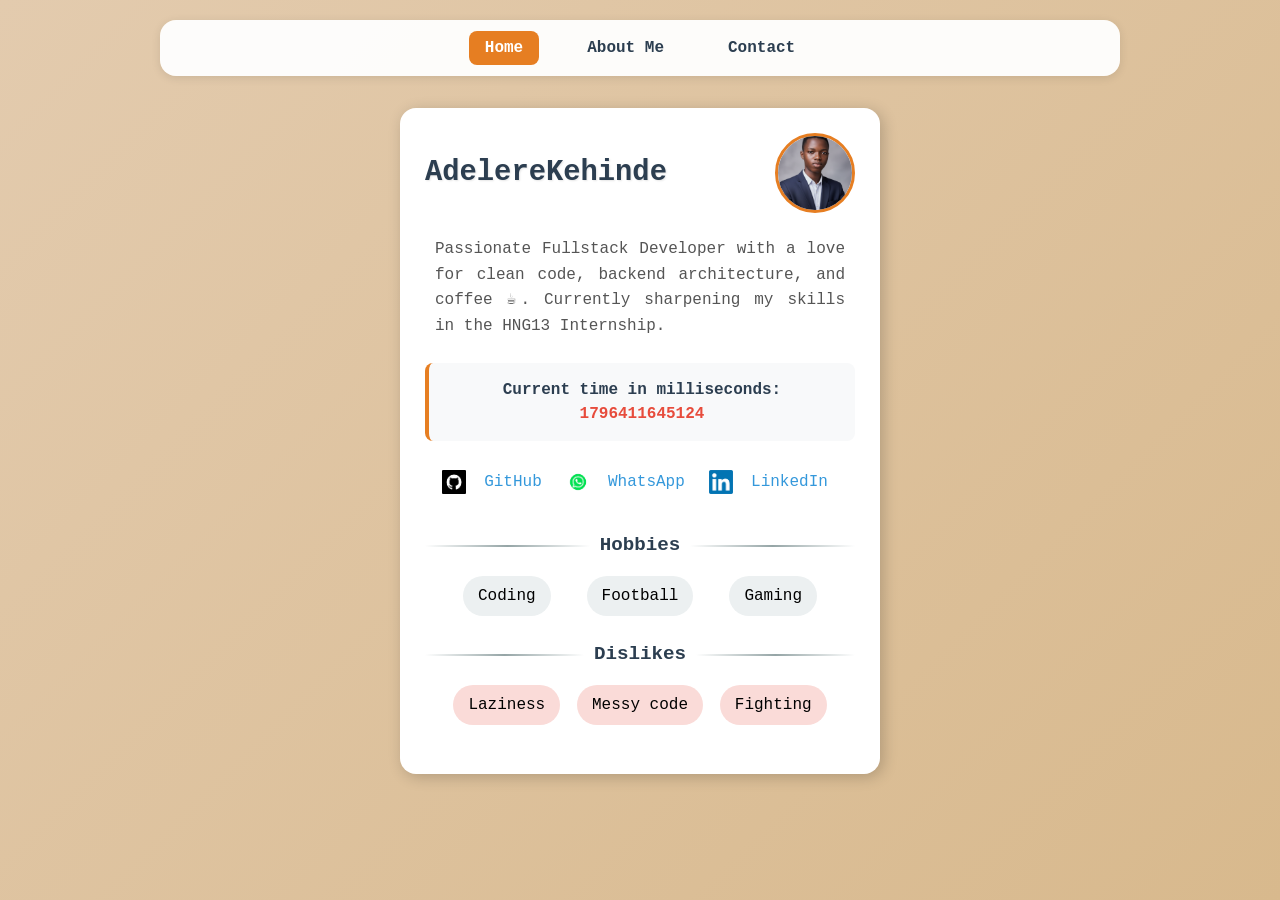
<file: index.html>
<!DOCTYPE html>
<html lang="en">
  <head>
    <meta charset="UTF-8" />
    <meta name="viewport" content="width=device-width, initial-scale=1.0" />
    <title>Profile Card | HNG13 Frontend Stage 1</title>
    <link rel="stylesheet" href="style.css" />
  </head>
  <body>
    <nav class="main-nav" data-testid="test-main-navigation">
      <ul>
        <li><a href="index.html" data-testid="test-nav-home">Home</a></li>
        <li><a href="about.html" data-testid="test-nav-about">About Me</a></li>
        <li><a href="contact.html" data-testid="test-nav-contact">Contact</a></li>
      </ul>
    </nav>

    <article data-testid="test-profile-card" class="profile-card">
      <header>
        <h2 data-testid="test-user-name">AdelereKehinde</h2>
        <img data-testid="test-user-avatar" class="profile-picture"
        src="images/profile.jpg" alt="Profile picture of AdelereKehinde" />
      </header>

      <p data-testid="test-user-bio" class="user-bio">
        Passionate Fullstack Developer with a love for clean code, backend
        architecture, and coffee ☕. Currently sharpening my skills in the HNG13
        Internship.
      </p>

      <section class="time-section">
        <p>
          Current time in milliseconds:
          <span data-testid="test-user-time" id="currentTime"></span>
        </p>
      </section>

      <nav aria-label="Social links">
        <ul data-testid="test-user-social-links" class="social-links">
          <li>
            <img src="images/github.png" alt="GitHub" />
            <a
              href="https://github.com/AdelereKehinde"
              target="_blank"
              rel="noopener noreferrer"
              data-testid="test-user-social-github"
              >GitHub</a
            >
          </li>
          <li>
            <img src="images/whatsapp.png" alt="WhatsApp" />
            <a
              href="https://wa.me/8142436225"
              target="_blank"
              rel="noopener noreferrer"
              data-testid="test-user-social-whatsapp"
              >WhatsApp</a
            >
          </li>
          <li>
            <img src="images/linkedin.png" alt="LinkedIn" />
            <a
              href="https://linkedin.com/in/adelere-kehinde-2b4b621ba"
              target="_blank"
              rel="noopener noreferrer"
              data-testid="test-user-social-linkedin"
              >LinkedIn</a
            >
          </li>
        </ul>
      </nav>

      <section class="hobbies">
        <div class="hobbies-header">
          <span class="line-break"></span>
          <h3>Hobbies</h3>
          <span class="line-break"></span>
        </div>
        <ul data-testid="test-user-hobbies">
          <li>Coding</li>
          <li>Football</li>
          <li>Gaming</li>
        </ul>
      </section>

      <section class="dislikes">
        <div class="hobbies-header">
          <span class="line-break"></span>
          <h3>Dislikes</h3>
          <span class="line-break"></span>
        </div>
        <ul data-testid="test-user-dislikes">
          <li>Laziness</li>
          <li>Messy code</li>
          <li>Fighting</li>
        </ul>
      </section>
    </article>

    <script src="script.js"></script>
  </body>
</html>
</file>
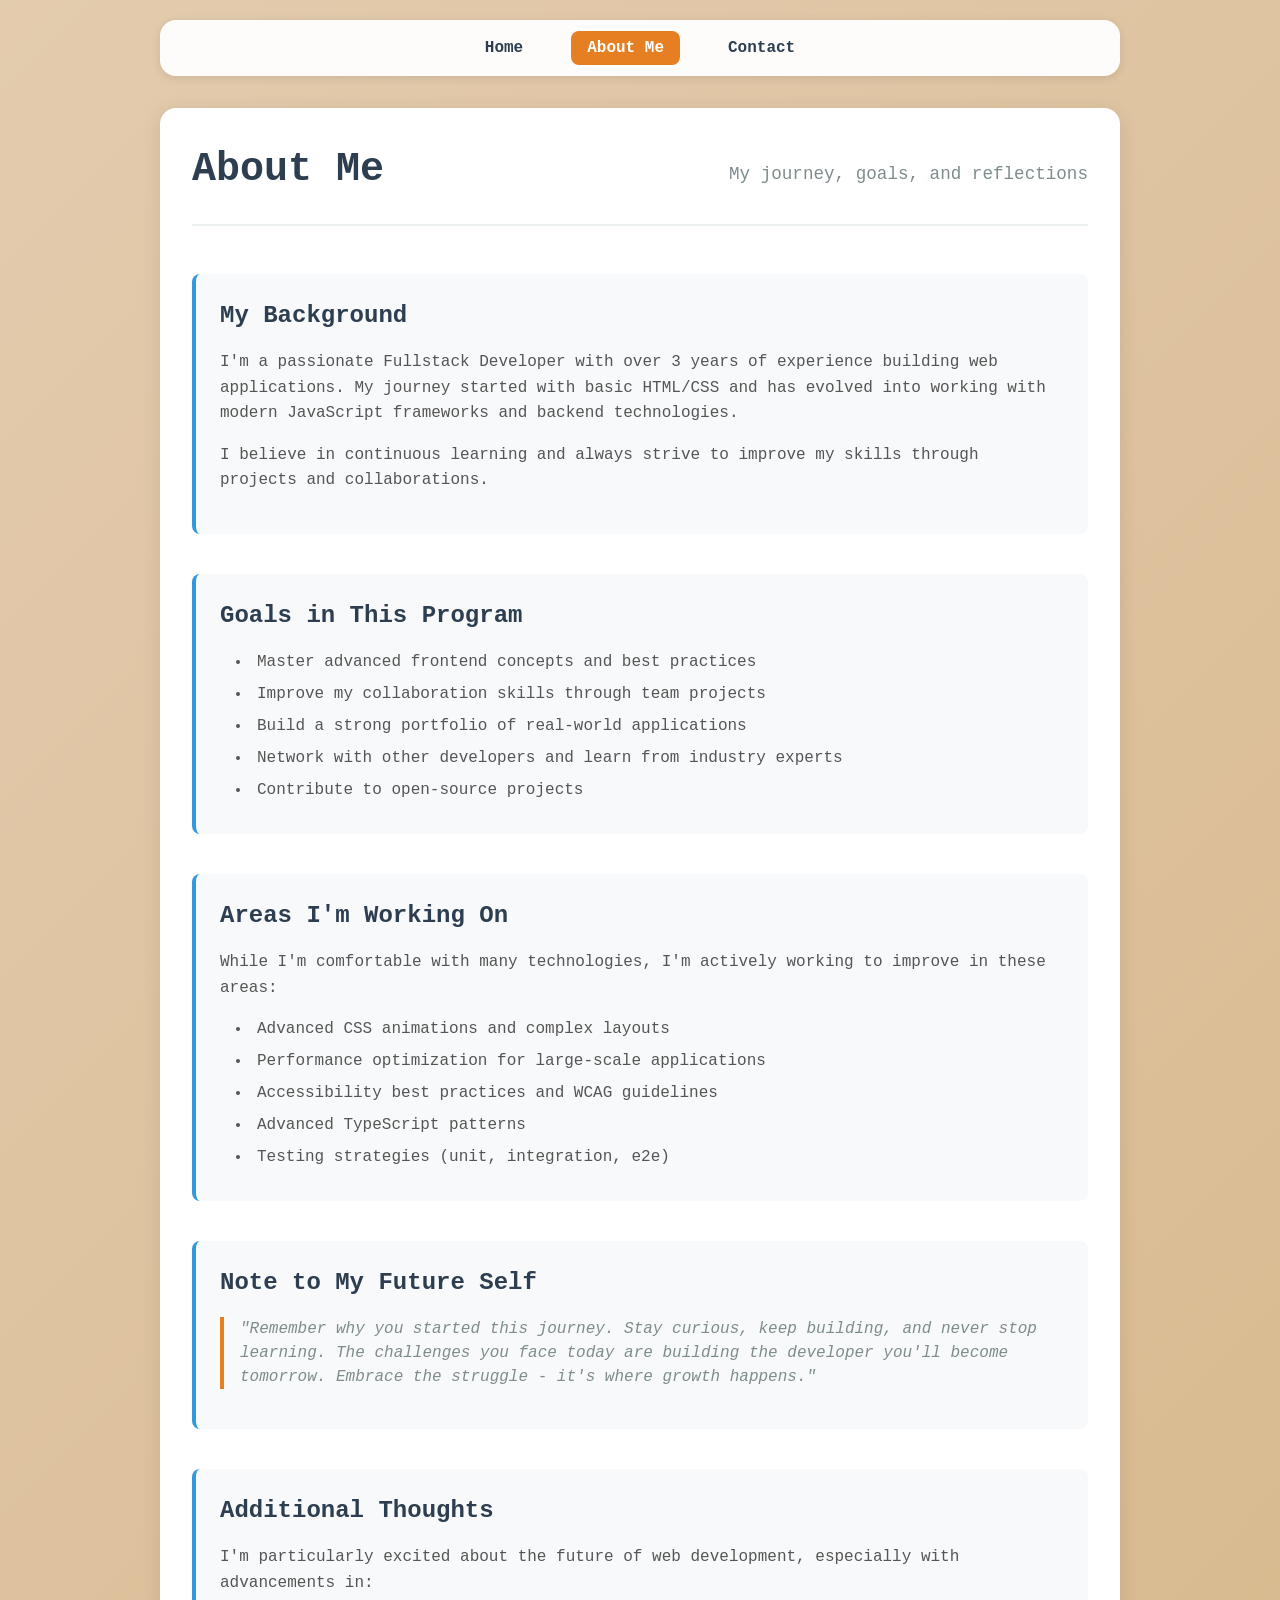
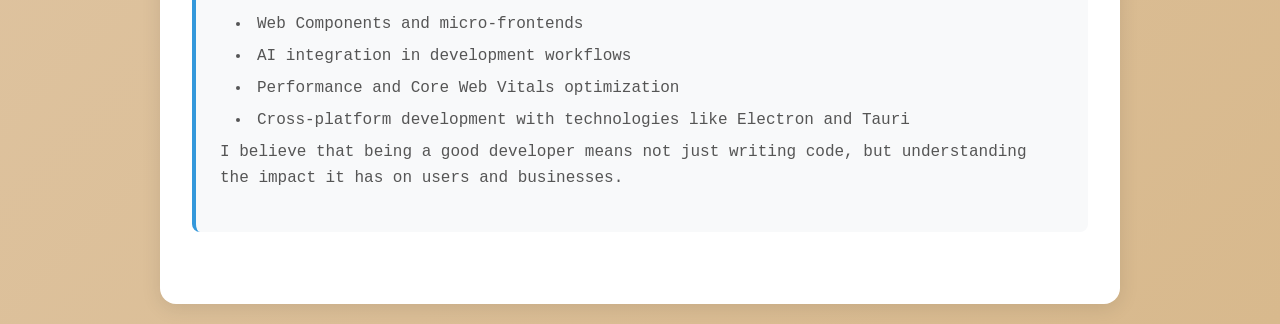
<file: about.html>
<!DOCTYPE html>
<html lang="en">
  <head>
    <meta charset="UTF-8" />
    <meta name="viewport" content="width=device-width, initial-scale=1.0" />
    <title>About Me | HNG13 Frontend Stage 1</title>
    <link rel="stylesheet" href="style.css" />
  </head>
  <body>
    <nav class="main-nav" data-testid="test-main-navigation">
      <ul>
        <li><a href="index.html" data-testid="test-nav-home">Home</a></li>
        <li><a href="about.html" data-testid="test-nav-about">About Me</a></li>
        <li><a href="contact.html" data-testid="test-nav-contact">Contact</a></li>
      </ul>
    </nav>

    <main data-testid="test-about-page" class="about-page">
      <header class="page-header">
        <h1>About Me</h1>
        <p>My journey, goals, and reflections</p>
      </header>

      <section class="about-section" data-testid="test-about-bio">
        <h2>My Background</h2>
        <p>I'm a passionate Fullstack Developer with over 3 years of experience building web applications. My journey started with basic HTML/CSS and has evolved into working with modern JavaScript frameworks and backend technologies.</p>
        <p>I believe in continuous learning and always strive to improve my skills through projects and collaborations.</p>
      </section>

      <section class="about-section" data-testid="test-about-goals">
        <h2>Goals in This Program</h2>
        <ul>
          <li>Master advanced frontend concepts and best practices</li>
          <li>Improve my collaboration skills through team projects</li>
          <li>Build a strong portfolio of real-world applications</li>
          <li>Network with other developers and learn from industry experts</li>
          <li>Contribute to open-source projects</li>
        </ul>
      </section>

      <section class="about-section" data-testid="test-about-confidence">
        <h2>Areas I'm Working On</h2>
        <p>While I'm comfortable with many technologies, I'm actively working to improve in these areas:</p>
        <ul>
          <li>Advanced CSS animations and complex layouts</li>
          <li>Performance optimization for large-scale applications</li>
          <li>Accessibility best practices and WCAG guidelines</li>
          <li>Advanced TypeScript patterns</li>
          <li>Testing strategies (unit, integration, e2e)</li>
        </ul>
      </section>

      <section class="about-section" data-testid="test-about-future-note">
        <h2>Note to My Future Self</h2>
        <blockquote>
          "Remember why you started this journey. Stay curious, keep building, and never stop learning. 
          The challenges you face today are building the developer you'll become tomorrow. 
          Embrace the struggle - it's where growth happens."
        </blockquote>
      </section>

      <section class="about-section" data-testid="test-about-extra">
        <h2>Additional Thoughts</h2>
        <p>I'm particularly excited about the future of web development, especially with advancements in:</p>
        <ul>
          <li>Web Components and micro-frontends</li>
          <li>AI integration in development workflows</li>
          <li>Performance and Core Web Vitals optimization</li>
          <li>Cross-platform development with technologies like Electron and Tauri</li>
        </ul>
        <p>I believe that being a good developer means not just writing code, but understanding the impact it has on users and businesses.</p>
      </section>
    </main>

    <script src="script.js"></script>
  </body>
</html>
</file>
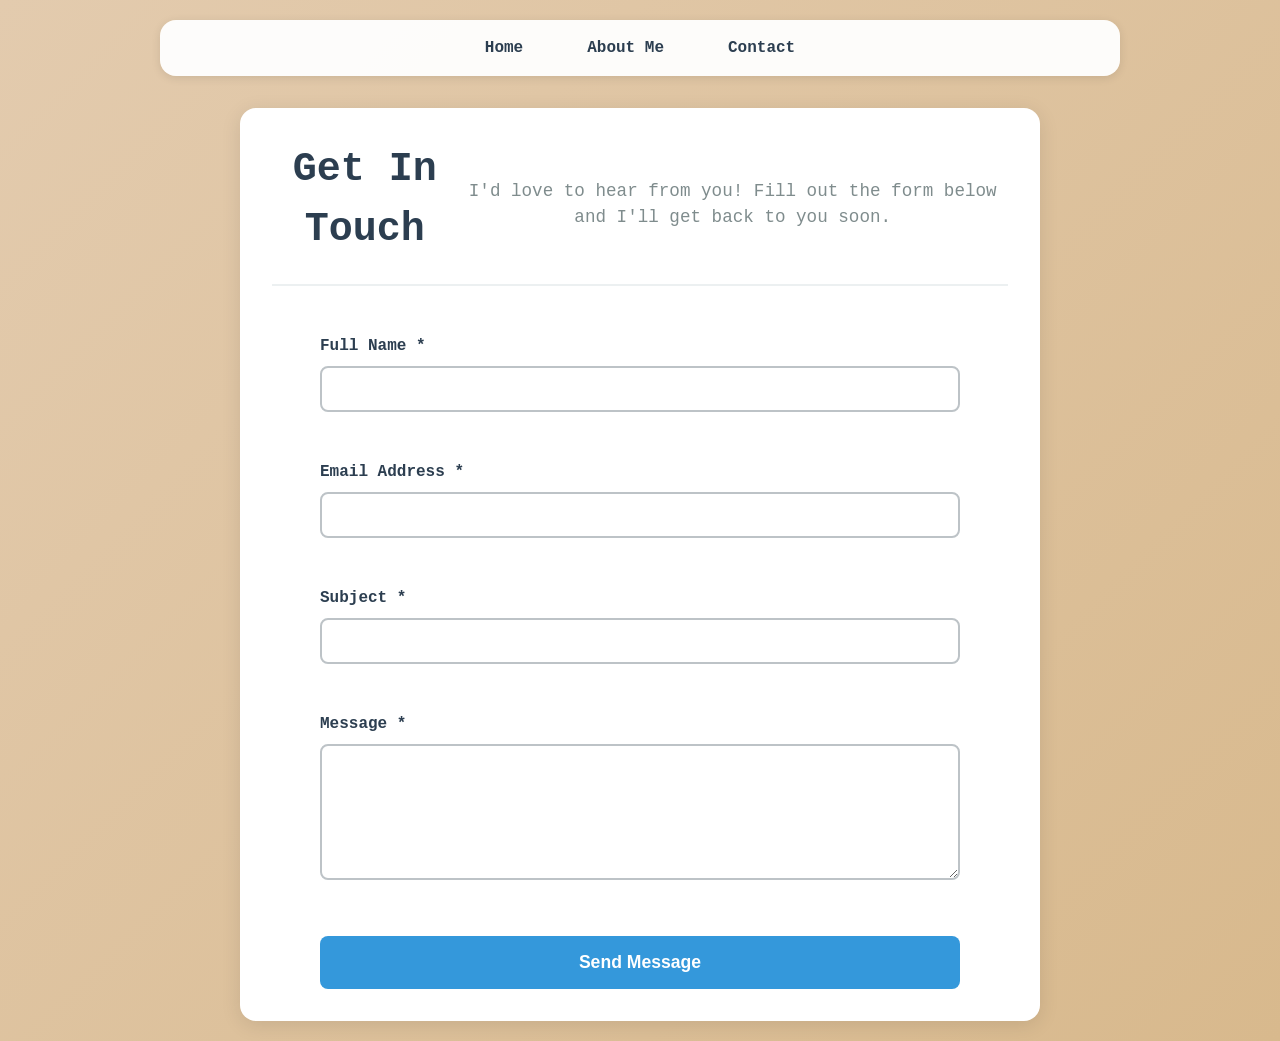
<file: contact.html>
<!DOCTYPE html>
<html lang="en">
  <head>
    <meta charset="UTF-8" />
    <meta name="viewport" content="width=device-width, initial-scale=1.0" />
    <title>Contact Us | HNG13 Frontend Stage 1</title>
    <link rel="stylesheet" href="style.css" />
  </head>
  <body>
    <nav class="main-nav" data-testid="test-main-navigation">
      <ul>
        <li><a href="index.html" data-testid="test-nav-home">Home</a></li>
        <li><a href="about.html" data-testid="test-nav-about">About Me</a></li>
        <li><a href="contact.html" data-testid="test-nav-contact">Contact</a></li>
      </ul>
    </nav>

    <main class="contact-page">
      <header class="page-header">
        <h1>Get In Touch</h1>
        <p>I'd love to hear from you! Fill out the form below and I'll get back to you soon.</p>
      </header>

      <form id="contactForm" data-testid="test-contact-form" class="contact-form" novalidate>
        <div class="form-group">
          <label for="fullName">Full Name *</label>
          <input 
            type="text" 
            id="fullName" 
            name="fullName" 
            data-testid="test-contact-name"
            required
            aria-describedby="nameError"
          >
          <span id="nameError" data-testid="test-contact-error-name" class="error-message" aria-live="polite"></span>
        </div>

        <div class="form-group">
          <label for="email">Email Address *</label>
          <input 
            type="email" 
            id="email" 
            name="email" 
            data-testid="test-contact-email"
            required
            aria-describedby="emailError"
          >
          <span id="emailError" data-testid="test-contact-error-email" class="error-message" aria-live="polite"></span>
        </div>

        <div class="form-group">
          <label for="subject">Subject *</label>
          <input 
            type="text" 
            id="subject" 
            name="subject" 
            data-testid="test-contact-subject"
            required
            aria-describedby="subjectError"
          >
          <span id="subjectError" data-testid="test-contact-error-subject" class="error-message" aria-live="polite"></span>
        </div>

        <div class="form-group">
          <label for="message">Message *</label>
          <textarea 
            id="message" 
            name="message" 
            rows="6" 
            data-testid="test-contact-message"
            required
            aria-describedby="messageError"
            minlength="10"
          ></textarea>
          <span id="messageError" data-testid="test-contact-error-message" class="error-message" aria-live="polite"></span>
        </div>

        <button 
          type="submit" 
          data-testid="test-contact-submit"
          class="submit-btn"
        >
          Send Message
        </button>

        <div 
          id="successMessage" 
          data-testid="test-contact-success" 
          class="success-message" 
          aria-live="polite"
          hidden
        >
          Thank you for your message! I'll get back to you soon.
        </div>
      </form>
    </main>

    <script src="contact.js"></script>
  </body>
</html>
</file>
<file: style.css>
/* Reset some default styles */
* {
    margin: 0;
    padding: 0;
    box-sizing: border-box;
}

/* Main body styling */
body {
    background: linear-gradient(135deg, #e3cbae 0%, #d8b98d 100%);
    font-family: 'Courier New', monospace;
    font-size: 1rem;
    display: flex;
    flex-direction: column;
    justify-content: flex-start;
    align-items: center;
    min-height: 100vh;
    padding: 20px;
    line-height: 1.5;
}

/* Main Navigation */
.main-nav {
    width: 100%;
    max-width: 60rem;
    margin-bottom: 2rem;
    background: rgba(255, 255, 255, 0.95);
    border-radius: 1rem;
    padding: 1rem;
    box-shadow: 0 2px 10px rgba(0, 0, 0, 0.1);
}

.main-nav ul {
    display: flex;
    justify-content: center;
    gap: 2rem;
    list-style: none;
}

.main-nav a {
    text-decoration: none;
    color: #2c3e50;
    font-weight: bold;
    padding: 0.5rem 1rem;
    border-radius: 0.5rem;
    transition: all 0.3s ease;
}

.main-nav a:hover,
.main-nav a:focus {
    background-color: #3498db;
    color: white;
    outline: none;
}

.main-nav a[aria-current="page"] {
    background-color: #e67e22;
    color: white;
}

/* Profile card container */
article.profile-card {
    background: #fff;
    border-radius: 1rem;
    box-shadow: 3px 3px 15px rgba(0, 0, 0, 0.2);
    width: 100%;
    max-width: 30rem;
    display: flex;
    flex-direction: column;
    padding: 25px;
    transition: transform 0.3s ease;
}

article.profile-card:hover {
    transform: translateY(-5px);
}

/* Header section with name and profile picture */
header {
    display: flex;
    justify-content: space-between;
    align-items: center;
    margin-bottom: 1.5rem;
}

h2[data-testid="test-user-name"] {
    color: #2c3e50;
    font-size: 1.8rem;
    font-weight: bold;
    text-shadow: 1px 1px 2px rgba(0,0,0,0.1);
}

/* Profile picture styling */
img.profile-picture {
    width: 80px;
    height: 80px;
    border-radius: 50%;
    border: 3px solid #e67e22;
    object-fit: cover;
}

/* User bio text */
.user-bio {
    color: #555;
    line-height: 1.6;
    margin-bottom: 1.5rem;
    text-align: justify;
    padding: 0 10px;
}

/* Time section styling */
.time-section {
    background: #f8f9fa;
    padding: 15px;
    border-radius: 8px;
    margin-bottom: 1.5rem;
    border-left: 4px solid #e67e22;
}

.time-section p {
    text-align: center;
    color: #2c3e50;
    font-weight: bold;
}

#currentTime {
    color: #e74c3c;
    font-family: 'Courier New', monospace;
}

/* Social links navigation */
nav[aria-label="Social links"] {
    margin-bottom: 2rem;
}

.social-links {
    display: flex;
    justify-content: space-around;
    padding: 0 10px;
}

.social-links li {
    list-style: none;
    display: flex;
    gap: 8px;
    align-items: center;
}

.social-links img {
    width: 24px;
    height: 24px;
    transition: transform 0.2s ease;
}

.social-links img:hover {
    transform: scale(1.1);
}

.social-links a {
    text-decoration: none;
    color: #3498db;
    font-weight: 500;
    transition: all 0.3s ease;
    padding: 5px 10px;
    border-radius: 4px;
}

.social-links a:hover {
    background-color: #3498db;
    color: white;
    opacity: 1;
}

/* Hobbies and dislikes sections */
.hobbies, .dislikes {
    margin-bottom: 1.5rem;
}

.hobbies-header {
    display: flex;
    align-items: center;
    gap: 10px;
    margin-bottom: 1rem;
}

.hobbies-header h3 {
    color: #2c3e50;
    white-space: nowrap;
    font-size: 1.2rem;
}

.line-break {
    flex: 1;
    height: 2px;
    background: linear-gradient(90deg, transparent 0%, #95a5a6 50%, transparent 100%);
}

/* Lists styling */
.hobbies ul, .dislikes ul {
    display: flex;
    justify-content: space-around;
    padding: 0 20px;
}

.hobbies li, .dislikes li {
    background: #ecf0f1;
    padding: 8px 15px;
    border-radius: 20px;
    list-style: none;
    font-weight: 500;
    transition: background 0.3s ease;
}

.hobbies li:hover {
    background: #d5dbdb;
}

.dislikes li {
    background: #fadbd8;
}

.dislikes li:hover {
    background: #f5b7b1;
}

/* About Page Styles */
.about-page {
    width: 100%;
    max-width: 60rem;
    background: white;
    border-radius: 1rem;
    padding: 2rem;
    box-shadow: 0 4px 20px rgba(0, 0, 0, 0.1);
}

.page-header {
    text-align: center;
    margin-bottom: 3rem;
    padding-bottom: 1rem;
    border-bottom: 2px solid #ecf0f1;
}

.page-header h1 {
    color: #2c3e50;
    font-size: 2.5rem;
    margin-bottom: 0.5rem;
}

.page-header p {
    color: #7f8c8d;
    font-size: 1.1rem;
}

.about-section {
    margin-bottom: 2.5rem;
    padding: 1.5rem;
    background: #f8f9fa;
    border-radius: 0.5rem;
    border-left: 4px solid #3498db;
}

.about-section h2 {
    color: #2c3e50;
    margin-bottom: 1rem;
    font-size: 1.5rem;
}

.about-section p {
    color: #555;
    line-height: 1.6;
    margin-bottom: 1rem;
}

.about-section ul {
    list-style-position: inside;
    color: #555;
}

.about-section li {
    margin-bottom: 0.5rem;
    padding-left: 1rem;
}

.about-section blockquote {
    font-style: italic;
    color: #7f8c8d;
    border-left: 4px solid #e67e22;
    padding-left: 1rem;
    margin: 1rem 0;
}

/* Contact Page Styles */
.contact-page {
    width: 100%;
    max-width: 50rem;
    background: white;
    border-radius: 1rem;
    padding: 2rem;
    box-shadow: 0 4px 20px rgba(0, 0, 0, 0.1);
}

.contact-form {
    max-width: 40rem;
    margin: 0 auto;
}

.form-group {
    margin-bottom: 1.5rem;
}

.form-group label {
    display: block;
    margin-bottom: 0.5rem;
    color: #2c3e50;
    font-weight: bold;
}

.form-group input,
.form-group textarea {
    width: 100%;
    padding: 0.75rem;
    border: 2px solid #bdc3c7;
    border-radius: 0.5rem;
    font-family: inherit;
    font-size: 1rem;
    transition: border-color 0.3s ease;
}

.form-group input:focus,
.form-group textarea:focus {
    outline: none;
    border-color: #3498db;
    box-shadow: 0 0 0 3px rgba(52, 152, 219, 0.1);
}

.form-group input:invalid:not(:focus):not(:placeholder-shown),
.form-group textarea:invalid:not(:focus):not(:placeholder-shown) {
    border-color: #e74c3c;
}

.error-message {
    display: block;
    color: #e74c3c;
    font-size: 0.875rem;
    margin-top: 0.25rem;
    min-height: 1.25rem;
}

.success-message {
    background: #d4edda;
    color: #155724;
    padding: 1rem;
    border-radius: 0.5rem;
    margin-top: 1rem;
    text-align: center;
    border: 1px solid #c3e6cb;
}

.submit-btn {
    background: #3498db;
    color: white;
    padding: 1rem 2rem;
    border: none;
    border-radius: 0.5rem;
    font-size: 1.1rem;
    font-weight: bold;
    cursor: pointer;
    transition: all 0.3s ease;
    width: 100%;
}

.submit-btn:hover,
.submit-btn:focus {
    background: #2980b9;
    outline: none;
    transform: translateY(-2px);
}

.submit-btn:active {
    transform: translateY(0);
}

/* Media queries for responsiveness */
@media (max-width: 768px) {
    body {
        padding: 10px;
    }
    
    .main-nav ul {
        flex-direction: column;
        gap: 0.5rem;
        text-align: center;
    }
    
    article.profile-card,
    .about-page,
    .contact-page {
        padding: 1.5rem;
    }
    
    header {
        flex-direction: column;
        text-align: center;
        gap: 15px;
    }
    
    .social-links {
        flex-direction: column;
        gap: 10px;
    }
    
    .hobbies ul, .dislikes ul {
        flex-direction: column;
        gap: 10px;
        align-items: center;
    }
    
    .page-header h1 {
        font-size: 2rem;
    }
    
    .about-section {
        padding: 1rem;
    }
}

@media (max-width: 480px) {
    h2[data-testid="test-user-name"] {
        font-size: 1.5rem;
    }
    
    .user-bio {
        font-size: 0.9rem;
    }
    
    .page-header h1 {
        font-size: 1.75rem;
    }
    
    .about-section h2 {
        font-size: 1.25rem;
    }
}

/* Custom scrollbar for webkit browsers */
::-webkit-scrollbar {
    width: 8px;
}

::-webkit-scrollbar-track {
    background: #f1f1f1;
}

::-webkit-scrollbar-thumb {
    background: #bdc3c7;
    border-radius: 4px;
}

::-webkit-scrollbar-thumb:hover {
    background: #95a5a6;
}

/* Focus styles for accessibility */
*:focus {
    outline: 2px solid #3498db;
    outline-offset: 2px;
}

/* High contrast mode support */
@media (prefers-contrast: high) {
    body {
        background: #000;
        color: #fff;
    }
    
    .profile-card,
    .about-page,
    .contact-page {
        background: #fff;
        color: #000;
        border: 2px solid #fff;
    }
}
</file>
